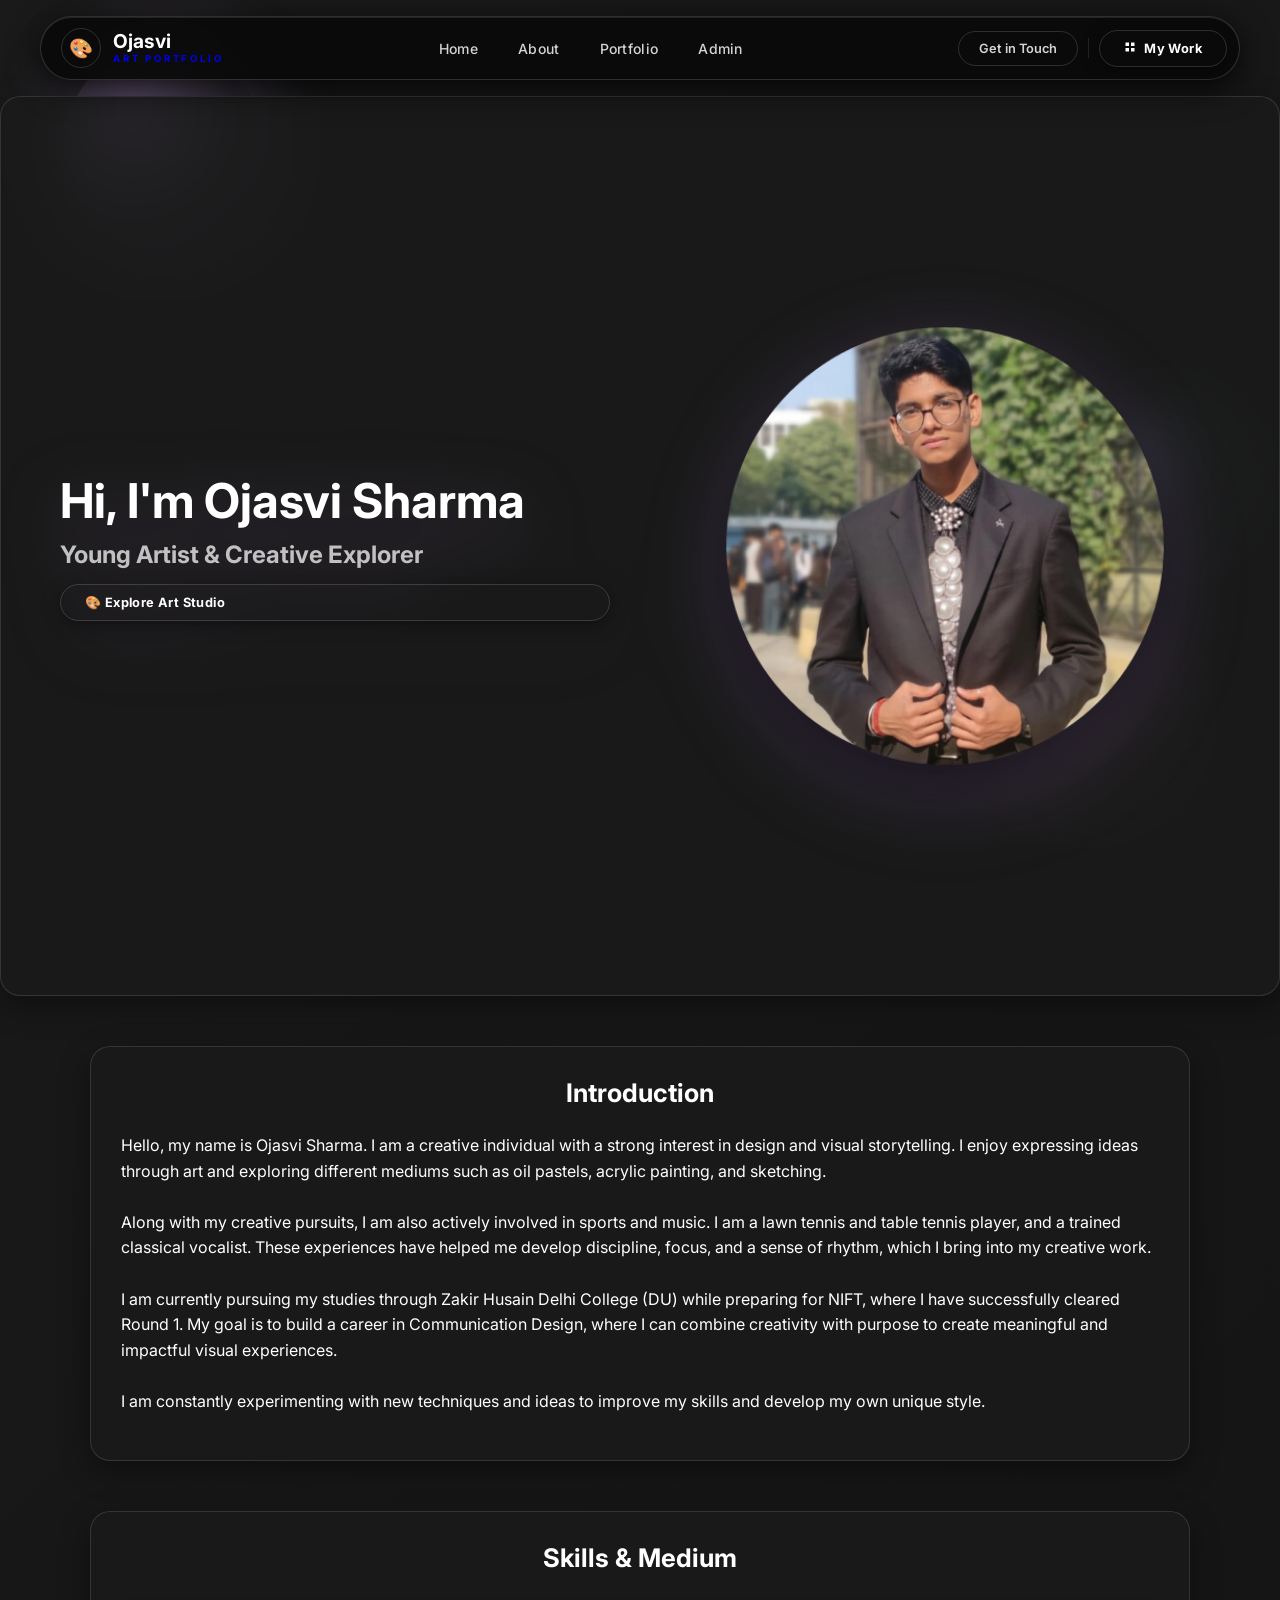
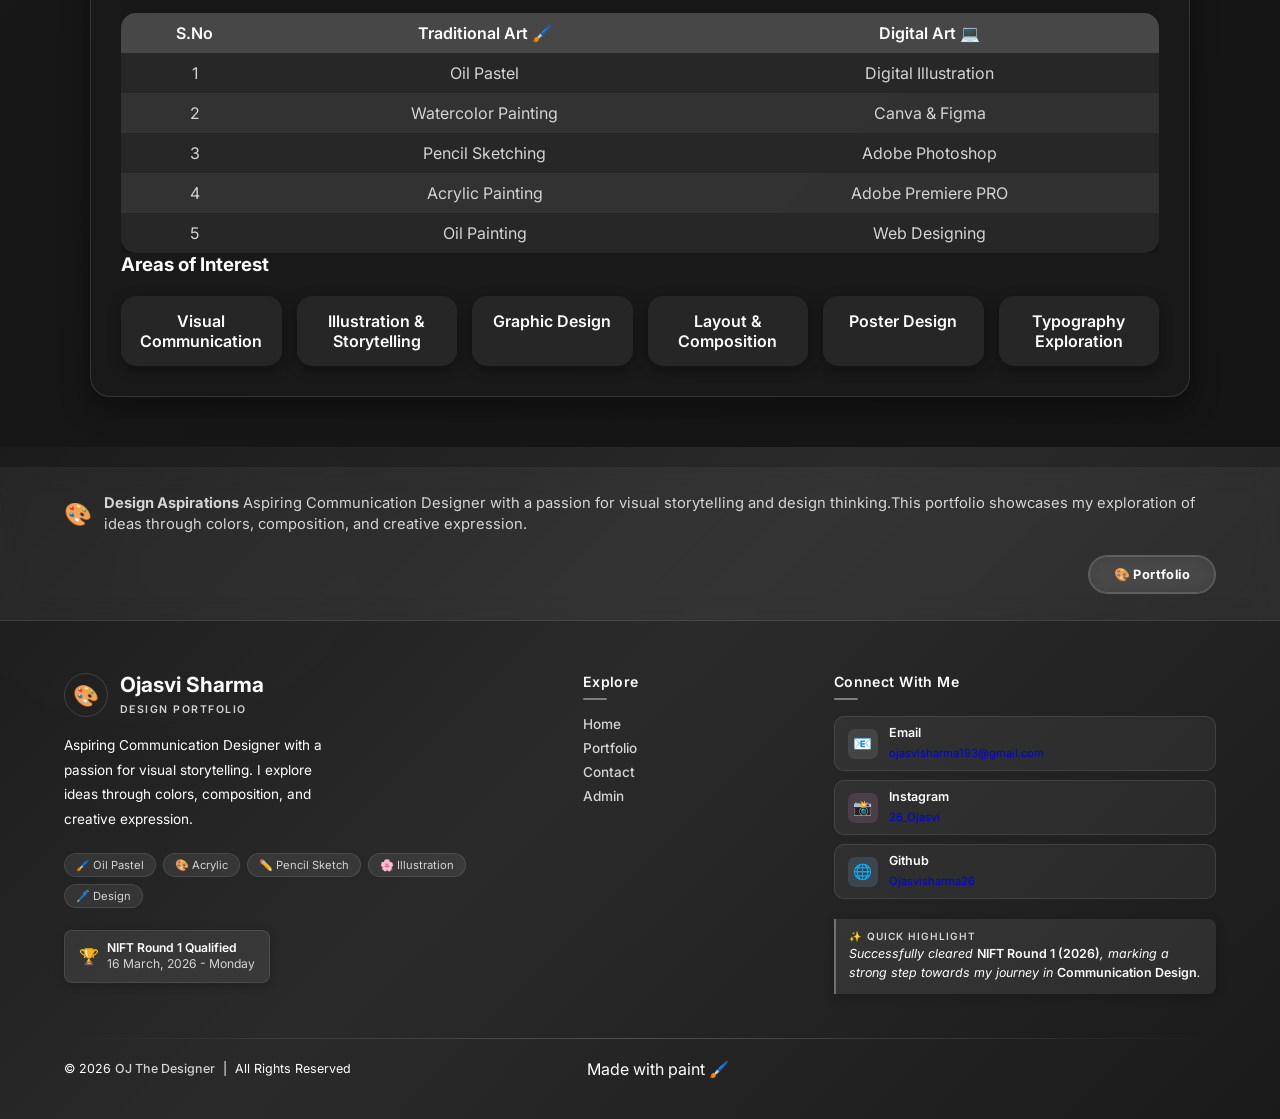
<file: index.html>
<!doctype html>
<html lang="en">
<head>
  <meta charset="UTF-8" />
  <meta name="viewport" content="width=device-width, initial-scale=1.0" />
  <title>OJ The Designer</title>

  <link rel="stylesheet" href="css/style.css" />
  <link rel="stylesheet" href="css/typographyAnimations.css" />
  <link rel="stylesheet" href="css/3d-effects.css" />

  <link href="https://fonts.googleapis.com/css2?family=Dancing+Script:wght@700&family=DM+Sans:wght@300;400;500&display=swap" rel="stylesheet" />
</head>

<body>

  <!-- Background -->
  <div class="floating-orb floating-orb-1"></div>
  <div class="floating-orb floating-orb-2"></div>
  <div class="floating-orb floating-orb-3"></div>

  <!-- Navbar -->
  <div id="navbar"></div>

  <!-- HERO -->
  <section class="hero">
    <div class="hero-content">

      <div class="hero-left">
        <h1>Hi, I'm Ojasvi Sharma</h1>
        <h2>Young Artist & Creative Explorer</h2>

        <div class="hero-buttons">
          <a href="pages/portfolio.html" class="btn-primary">
            🎨 Explore Art Studio
          </a>
        </div>
      </div>

      <div class="hero-right">
        <div class="parallax-image">
          <img src="assets/images/Ojasvi.jpg" alt="Ojasvi Art" />
        </div>
      </div>

    </div>
  </section>

  <!-- CONTENT -->
  <main class="container">

    <section class="journey">
      <h2 class="anim-heading">Introduction</h2>
      <p>
        Hello, my name is Ojasvi Sharma. I am a creative individual with a strong interest in design and visual storytelling. I enjoy expressing ideas through art and exploring different mediums such as oil pastels, acrylic painting, and sketching.<br><br>

        Along with my creative pursuits, I am also actively involved in sports and music. I am a lawn tennis and table tennis player, and a trained classical vocalist. These experiences have helped me develop discipline, focus, and a sense of rhythm, which I bring into my creative work.<br><br>

        I am currently pursuing my studies through Zakir Husain Delhi College (DU) while preparing for NIFT, where I have successfully cleared Round 1. My goal is to build a career in Communication Design, where I can combine creativity with purpose to create meaningful and impactful visual experiences.<br><br>

        I am constantly experimenting with new techniques and ideas to improve my skills and develop my own unique style.
      </p>
    </section>

    <section class="art-info black">
      <h2 class="anim-heading">Skills & Medium</h2>

      <div class="table-container">
        <table>
          <thead>
            <tr>
              <th>S.No</th>
              <th>Traditional Art 🖌️</th>
              <th>Digital Art 💻</th>
            </tr>
          </thead>
          <tbody>
            <tr><td>1</td><td>Oil Pastel</td><td>Digital Illustration</td></tr>
            <tr><td>2</td><td>Watercolor Painting</td><td>Canva & Figma</td></tr>
            <tr><td>3</td><td>Pencil Sketching</td><td>Adobe Photoshop</td></tr>
            <tr><td>4</td><td>Acrylic Painting</td><td>Adobe Premiere PRO</td></tr>
            <tr><td>5</td><td>Oil Painting</td><td>Web Designing</td></tr>
          </tbody>
        </table>
      </div>

      <h3 class="anim-subheading">Areas of Interest</h3>

      <div class="art-cards">
        <a>Visual Communication</a>
        <a>Illustration & Storytelling</a>
        <a>Graphic Design</a>
        <a>Layout & Composition</a>
        <a>Poster Design</a>
        <a>Typography Exploration</a>
      </div>

    </section>

  </main>

  <!-- Footer -->
  <div id="footer"></div>

  <!-- Cursor -->
  <div class="circle" id="customCursor"></div>

  <!-- 🔥 NAVBAR LOAD + FIX -->
  <script>
    fetch("components/navbar.html")
      .then(res => res.text())
      .then(data => {
        document.getElementById("navbar").innerHTML = data;

        window.syncThemeToggle?.();

        // ✅ MOBILE MENU FIX
        const menuBtn = document.querySelector(".menu-toggle");
        const navLinks = document.querySelector(".nav-links");

        if (menuBtn && navLinks) {
          menuBtn.addEventListener("click", () => {
            navLinks.classList.toggle("active");
          });
        }
      });
  </script>

  <!-- Footer Load -->
  <script>
    fetch("components/footer.html")
      .then(res => res.text())
      .then(data => {
        document.getElementById("footer").innerHTML = data;
      });
  </script>

  <!-- Scripts -->
  <script src="js/CustomCursor.js"></script>
  <script src="js/3d-parallax.js"></script>

</body>
</html>
</file>
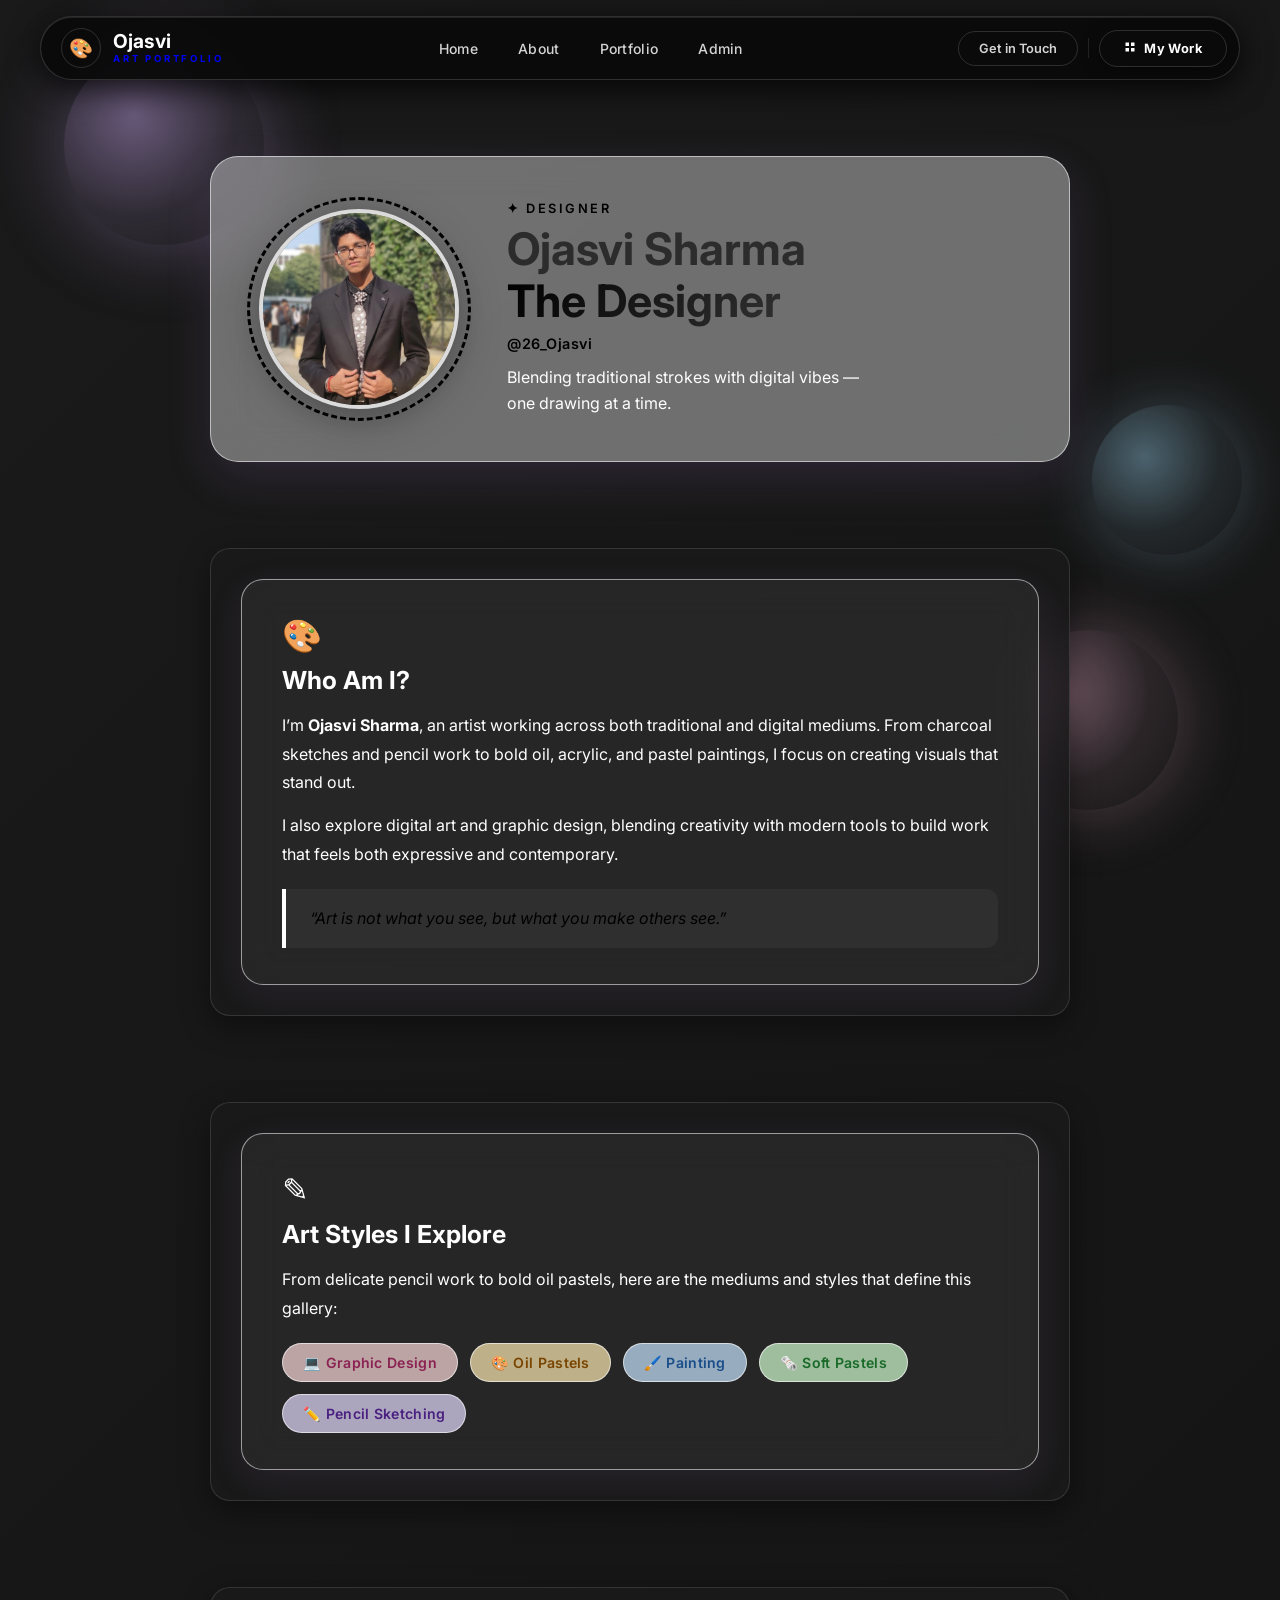
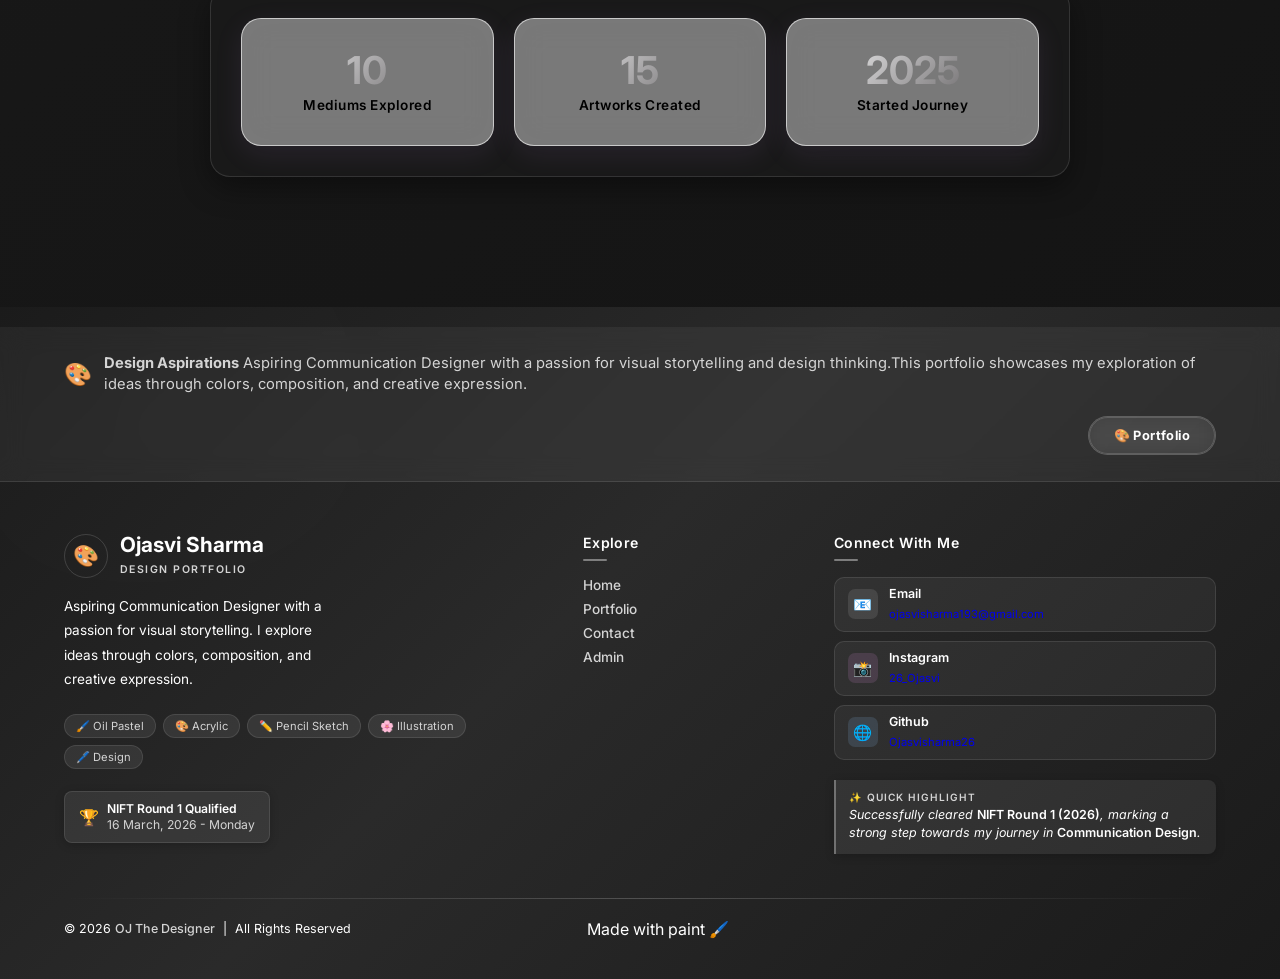
<file: pages/about.html>
﻿<!DOCTYPE html>
<html lang="en">
<head>
    <meta charset="UTF-8">
    <meta name="viewport" content="width=device-width, initial-scale=1.0">
    <title>About OJ The Designer</title>
    <link rel="stylesheet" href="../css/style.css">
    <link rel="stylesheet" href="../css/aboutStyle.css">
    <link rel="stylesheet" href="../css/typographyAnimations.css">
    <link rel="stylesheet" href="../css/3d-effects.css">
</head>
<body>
    <div class="floating-orb floating-orb-1"></div>
    <div class="floating-orb floating-orb-2"></div>
    <div class="floating-orb floating-orb-3"></div>

    <div id="navbar"></div>

    <main class="about-page">

        <!-- Hero / Profile -->
        <section class="about-hero anim-heading">
            <div class="hero-image-wrap">
                <img class="hero-portrait" src="../assets/images/Ojasvi.jpg" alt="Ojasvi The Designer">
                <div class="hero-image-ring"></div>
            </div>
            <div class="hero-text">
                <p class="hero-label">&#10022; Designer</p>
                <h1 class="hero-name">Ojasvi Sharma<br><span class="hero-name-accent">The Designer</span></h1>
                <p class="hero-handle">@26_Ojasvi</p>
                <p class="hero-tagline">
                    Blending traditional strokes with digital vibes &mdash;<br>
                    one drawing at a time.
                </p>
            </div>
        </section>

        <!-- Bio -->
        <section class="about-section anim-subheading">
            <div class="section-card">
                <span class="section-icon">&#127912;</span>
                <h2 class="section-title">Who Am I?</h2>
                <p class="section-body">
    I’m <strong>Ojasvi Sharma</strong>, an artist working across both traditional 
    and digital mediums. From charcoal sketches and pencil work to bold oil, 
    acrylic, and pastel paintings, I focus on creating visuals that stand out.
</p>

<p class="section-body">
    I also explore digital art and graphic design, blending creativity with 
    modern tools to build work that feels both expressive and contemporary.
</p>
                <blockquote class="about-quote">
                    &ldquo;Art is not what you see, but what you make others see.&rdquo;
                </blockquote>
            </div>
        </section>

        <!-- Art Styles -->
        <section class="about-section anim-text">
            <div class="section-card">
                <span class="section-icon">&#9998;&#65039;</span>
                <h2 class="section-title">Art Styles I Explore</h2>
                <p class="section-body">
                    From delicate pencil work to bold oil pastels, here are the mediums and styles
                    that define this gallery:
                </p>
                <div class="style-tags">
    <span class="style-tag tag-mandala">💻 Graphic Design</span>
    <span class="style-tag tag-oilpastel">🎨 Oil Pastels</span>
    <span class="style-tag tag-painting">🖌️ Painting</span>
    <span class="style-tag tag-pencilcolor">🗞️ Soft Pastels</span>
    <span class="style-tag tag-pencilshading">✏️ Pencil Sketching</span>
</div>
            </div>
        </section>

        <!-- Stats -->
<section class="about-section anim-text">
    <div class="stats-grid">
        <div class="stat-card">
            <span class="stat-number">10</span>
            <span class="stat-label">Mediums Explored</span>
        </div>
        <div class="stat-card">
            <span class="stat-number">15</span>
            <span class="stat-label">Artworks Created</span>
        </div>
        <div class="stat-card">
            <span class="stat-number">2025</span>
            <span class="stat-label">Started Journey</span>
        </div>
    </div>
</section>

    </main>

    <div class="circle" id="customCursor"></div>
    <div id="footer"></div>

    <script>
      fetch("../components/navbar.html")
        .then((res) => res.text())
        .then((data) => {
          document.getElementById("navbar").innerHTML = data;
          window.syncThemeToggle?.();
        });
    </script>

    <script>
      fetch("../components/footer.html")
        .then((res) => res.text())
        .then((data) => {
          document.getElementById("footer").innerHTML = data;
        });
    </script>

    <script src="../js/CustomCursor.js"></script>
    <script src="../js/3d-parallax.js"></script>
    <script>
</script>
</body>
</html>
</file>
<file: css/style.css>
/* =========================
   🔥 CLASSY BLACK + WHITE + GREY THEME (ORIGINAL STRUCTURE)
   ========================= */

/* Font Import - Modern & Classy */
@import url('https://fonts.googleapis.com/css2?family=Inter:wght@300;400;500;600;700;800&display=swap');

/* CSS VARIABLES — BLACK + WHITE + GREY ONLY */
:root {
  /* Core Colors - NO BLUE */
  --black: #0a0a0a;
  --dark-grey: #1a1a1a;
  --grey: #2a2a2a;
  --light-grey: #3a3a3a;
  --white: #ffffff;
  --pure-white: #f8f9fa;
  --off-white: #e8e8e8;
  
  /* Gradients */
  --body-grad-1: #0a0a0a;
  --body-grad-2: #1a1a1a;
  --body-grad-3: #111111;
  --body-grad-4: #1a1a1a;
  
  --nav-bg: rgba(10, 10, 10, 0.95);
  --nav-border: rgba(255, 255, 255, 0.15);
  --nav-shadow: rgba(0, 0, 0, 0.8);
  --nav-link: #d4d4d4;
  --nav-link-hover: #ffffff;
  --nav-link-active-bg: rgba(255, 255, 255, 0.1);
  
  /* Text */
  --text-primary: #ffffff;
  --text-secondary: #d4d4d4;
  --heading-color: #ffffff;
  
  /* Cards */
  --card-bg: rgba(255,255,255,0.06);
  --section-bg: rgba(26, 26, 26, 0.85);
  --section-border: rgba(255, 255, 255, 0.12);
  --section-shadow: rgba(0, 0, 0, 0.4);
  
  /* Table */
  --table-row-even: rgba(255,255,255,0.05);
}

/* =========================
   🔥 FONT + CURSOR UPDATE (ORIGINAL POSITION)
   ========================= */
@import url('https://fonts.googleapis.com/css2?family=Inter:wght@300;400;500;600;700;800&display=swap');

* {
  font-family: 'Inter', sans-serif !important;
}

body {
  cursor: default !important;
}

html {
  scroll-behavior: smooth;
}

body:active {
  cursor: default;
}

/* REMOVE old cursor */
.circle {
  display: none !important;
}

/* GLOBAL RESET (ORIGINAL POSITION) */
* {
  margin: 0;
  padding: 0;
  box-sizing: border-box;
  font-family: 'Inter', sans-serif;
}

body {
  overflow-x: hidden;
  min-height: 100vh;
  background: linear-gradient(-45deg,
    var(--body-grad-1),
    var(--body-grad-2),
    var(--body-grad-3),
        var(--body-grad-4));
  background-size: 400% 400%;
  animation: gradientBG 14s ease infinite;
  color: var(--text-primary);
  cursor: default;
}

@keyframes gradientBG {
  0%   { background-position: 0% 50%; }
  50%  { background-position: 100% 50%; }
  100% { background-position: 0% 50%; }
}

/* ============================
   NAVBAR — BLACK GLASSMORPHISM (ORIGINAL ORDER)
   ============================ */
.nav-sticky {
  position: sticky;
  top: 0;
  z-index: 900;
  padding: 16px 20px;
  background: transparent;
}

.nav-pill {
  max-width: 1200px;
  margin: 0 auto;
  height: 64px;
  display: flex;
  align-items: center;
  justify-content: space-between;
  gap: 12px;
  padding: 0 12px 0 20px;
  background: var(--nav-bg);
  backdrop-filter: saturate(180%) blur(22px);
  -webkit-backdrop-filter: saturate(180%) blur(22px);
  border-radius: 999px;
  border: 1px solid var(--nav-border);
  box-shadow:
    0 8px 32px var(--nav-shadow),
    inset 0 1px 0 rgba(255,255,255,0.1);
  animation: popIn 0.6s cubic-bezier(.22,1,.36,1) both;
}

@keyframes popIn {
  from { opacity: 0; transform: translateY(-16px) scale(0.97); }
  to   { opacity: 1; transform: translateY(0) scale(1); }
}

.nav-pill.scrolled {
  box-shadow:
    0 12px 40px var(--nav-shadow),
    inset 0 1px 0 rgba(255,255,255,0.2);
  background: rgba(10, 10, 10, 0.98);
}

/* Logo (ORIGINAL) */
.logo {
  display: flex;
  align-items: center;
  gap: 12px;
  text-decoration: none;
  flex-shrink: 0;
}

.logo-orb {
  width: 40px;
  height: 40px;
  border-radius: 50%;
  background: var(--card-gradient);
  display: grid;
  place-items: center;
  font-size: 1.2rem;
  border: 1px solid var(--nav-border);
  transition: all 0.3s;
  flex-shrink: 0;
}

.logo:hover .logo-orb {
  transform: rotate(-10deg) scale(1.1);
  background: rgba(255,255,255,0.15);
}

.logo-text {
  display: flex;
  flex-direction: column;
  gap: 2px;
}

.logo-name {
  font-size: 1.2rem;
  color: var(--text-primary);
  line-height: 1;
  font-weight: 700;
}

.logo-tag {
  font-size: 0.6rem;
  font-weight: 700;
  letter-spacing: 2.8px;
  text-transform: uppercase;
  color: var(--text-muted);
}

/* Nav Links (ORIGINAL) */
.nav-center a {
  position: relative;
  text-decoration: none;
  font-size: 0.875rem;
  font-weight: 500;
  color: var(--nav-link);
  padding: 8px 18px;
  border-radius: 999px;
  letter-spacing: 0.3px;
  transition: all 0.22s;
  white-space: nowrap;
}

.nav-center a:hover {
  color: var(--nav-link-hover);
  background: var(--nav-link-active-bg);
}

.nav-center a.active {
  color: var(--nav-link-hover);
  background: var(--nav-link-active-bg);
}

.nav-center a.active::after {
  content: '';
  position: absolute;
  bottom: 5px;
  left: 50%;
  transform: translateX(-50%);
  width: 4px;
  height: 4px;
  border-radius: 50%;
  background: var(--white);
}

/* Buttons (ORIGINAL ORDER) */
.nav-right {
  display: flex;
  align-items: center;
  gap: 10px;
  flex-shrink: 0;
}

.theme-toggle-btn {
  display: inline-flex;
  align-items: center;
  gap: 8px;
  border: 1px solid var(--nav-border);
  background: rgba(255,255,255,0.08);
  color: var(--nav-link);
  border-radius: 999px;
  padding: 8px 14px;
  font-size: 0.78rem;
  font-weight: 600;
  cursor: pointer;
  transition: all 0.22s;
}

.theme-toggle-btn:hover {
  border-color: rgba(255,255,255,0.3);
  background: rgba(255,255,255,0.15);
  color: var(--nav-link-hover);
  transform: translateY(-1px);
}

.btn-ghost {
  text-decoration: none;
  font-size: 0.8rem;
  font-weight: 600;
  color: var(--nav-link);
  padding: 9px 20px;
  border-radius: 999px;
  border: 1px solid var(--nav-border);
  transition: all 0.22s;
  white-space: nowrap;
}

.btn-ghost:hover {
  color: var(--nav-link-hover);
  border-color: rgba(255,255,255,0.3);
  background: rgba(255,255,255,0.1);
  transform: translateY(-1px);
}

.btn-primary {
  display: flex;
  align-items: center;
  gap: 8px;
  text-decoration: none;
  font-size: 0.8rem;
  font-weight: 700;
  letter-spacing: 0.4px;
  color: var(--text-primary);
  background: var(--glass-gradient);
  padding: 10px 24px;
  border-radius: 999px;
  white-space: nowrap;
  border: 1px solid var(--nav-border);
  box-shadow: 0 4px 18px rgba(0, 0, 0, 0.4);
  transition: all 0.22s;
}

.btn-primary:hover {
  transform: translateY(-2px);
  box-shadow: 0 8px 30px rgba(0, 0, 0, 0.6);
  background: rgba(255,255,255,0.15);
}

.sep {
  width: 1px;
  height: 20px;
  background: rgba(255, 255, 255, 0.1);
  flex-shrink: 0;
}

/* Hamburger (ORIGINAL) */
.hamburger {
  display: none;
  flex-direction: column;
  gap: 5px;
  background: transparent;
  border: none;
  cursor: pointer;
  padding: 6px;
  margin-right: 4px;
  flex-shrink: 0;
}

.hamburger span {
  display: block;
  height: 2px;
  background: var(--nav-link);
  border-radius: 4px;
  transition: 0.32s ease;
}

/* Mobile Dropdown (ORIGINAL) */
.mobile-drop {
  display: none;
  max-width: 1200px;
  margin: 12px auto 0;
  background: var(--nav-bg);
  backdrop-filter: blur(28px);
  border-radius: 24px;
  border: 1px solid var(--nav-border);
  overflow: hidden;
  box-shadow: 0 16px 40px rgba(0, 0, 0, 0.5);
}

.mobile-drop.open { display: block; }

.mobile-drop a {
  display: flex;
  align-items: center;
    gap: 12px;
  text-decoration: none;
  font-size: 0.9rem;
  font-weight: 500;
  color: var(--nav-link);
  padding: 16px 24px;
  border-bottom: 1px solid rgba(255,255,255,0.05);
  transition: all 0.2s;
}

.mobile-drop a:hover {
  color: var(--nav-link-hover);
  background: var(--nav-link-active-bg);
}

.mobile-theme-toggle {
  width: calc(100% - 36px);
  margin: 16px 18px 8px;
  border: 1px solid var(--nav-border);
  background: rgba(255,255,255,0.08);
  color: var(--nav-link);
  border-radius: 999px;
  padding: 11px 14px;
  font-size: 0.88rem;
  font-weight: 600;
  display: flex;
  align-items: center;
  justify-content: center;
  gap: 8px;
  cursor: pointer;
}

/* ============================
   SECTIONS (ORIGINAL ORDER)
   ============================ */
.container {
  width: 90%;
  max-width: 1100px;
  margin: 0 auto 40px;
}

section {
  margin-bottom: 50px;
  padding: 30px;
  border-radius: 20px;
  background: var(--section-bg);
  backdrop-filter: blur(15px);
  box-shadow: 0 10px 30px var(--section-shadow);
  border: 1px solid var(--section-border);
}

.section-title {
  color: var(--text-primary);
}

.section-card {
  background: var(--card-bg);
}

h2, h3 { 
  margin-bottom: 15px; 
  color: var(--heading-color); 
}

ul li { 
  margin: 8px 0; 
  font-weight: 500; 
  color: var(--text-secondary);
}

ul {
  list-style: none;
  padding-left: 0;
}

li::marker {
  content: '';
}

table {
  width: 100%;
  border-collapse: collapse;
  margin-top: 15px;
  overflow: hidden;
  border-radius: 15px;
  min-width: 600px;
  background: var(--card-bg);
  box-shadow: 0 10px 30px rgba(0,0,0,0.3);
}

table th {
  background: rgba(255,255,255,0.15);
  color: var(--text-primary);
  padding: 10px;
  font-weight: 600;
}

table td { 
  padding: 10px; 
  text-align: center; 
  color: var(--text-secondary);
}

table tr:nth-child(even) { 
  background: var(--table-row-even); 
}

.table-container {
  width: 100%;
  overflow-x: auto;
  -webkit-overflow-scrolling: touch;
}

/* Art Cards (ORIGINAL) */
.art-cards {
  display: flex;
  flex-wrap: wrap;
  gap: 15px;
  margin-top: 20px;
}

.art-cards a {
  flex: 1 1 150px;
  text-align: center;
  padding: 15px;
  border-radius: 15px;
  text-decoration: none;
  font-weight: 600;
  color: var(--text-primary);
  background: var(--card-bg);
  transition: all 0.4s;
  border: 1px solid var(--card-border);
  box-shadow: 0 4px 14px rgba(0,0,0,0.3);
}

.art-cards a:hover {
  transform: scale(1.08);
  box-shadow: 0 10px 24px rgba(0,0,0,0.5);
}

/* Gallery (ORIGINAL) */
.gallery-grid {
  width: 90%;
  margin: 40px auto;
  display: grid;
  grid-template-columns: repeat(3, 1fr);
  gap: 20px;
}

.gallery-item {
  padding: 5px;
  background: var(--card-bg);
  border-radius: 5px;
  border: 1px solid var(--card-border);
}

.gallery-item img {
  width: 100%;
  height: auto;
  object-fit: contain;
  display: block;
}

.gallery-item:hover { 
  transform: translateY(-10px); 
}

.gallery-item:hover img { 
  transform: scale(1.1); 
}

/* Responsive Gallery (ORIGINAL) */
@media (max-width: 900px) {
  .gallery-grid {
    grid-template-columns: repeat(2, 1fr);
  }
}

@media (max-width: 500px) {
  .gallery-grid {
    grid-template-columns: 1fr;
  }
}

/* Journey (ORIGINAL) */
.journey p { 
  margin-bottom: 15px; 
  line-height: 1.6; 
}

.journey a { 
  color: var(--text-secondary); 
  font-weight: 600; 
}

/* Video Grid (ORIGINAL) */
.video-grid {
  display: grid;
  grid-template-columns: repeat(auto-fit, minmax(250px, 1fr));
  gap: 20px;
  margin-top: 20px;
}

.video-grid iframe { 
  width: 100%; 
  height: 250px; 
  border-radius: 15px; 
}

.video-card img { 
  width: 100%; 
  border-radius: 12px; 
  transition: 0.3s ease; 
}

.video-card img:hover { 
  transform: scale(1.05); 
}

.video-card p { 
  margin-top: 8px; 
  font-size: 14px; 
  color: var(--text-muted); 
}

/* HERO SECTION (ORIGINAL ORDER) */
.hero {
  display: flex;
  align-items: center;
  justify-content: center;
  min-height: 100vh;
}

.hero-content {
  display: flex;
  align-items: center;
  justify-content: space-between;
  max-width: 1200px;
  width: 100%;
  gap: 60px;
  padding: 0 20px;
}

.hero-left {
  flex: 1;
}

.hero-left h1 {
  font-size: 3rem;
  margin-bottom: 10px;
  color: var(--text-primary);
}

.hero-left h2 {
  font-size: 1.5rem;
  opacity: 0.9;
  color: var(--text-secondary);
}

.hero-right {
  flex: 1;
  display: flex;
  justify-content: center;
}

.parallax-image {
  width: 420px;
  height: 420px;
  border-radius: 50%;
  overflow: hidden;
  transition: transform 0.1s ease;
  box-shadow: 0 20px 40px rgba(0, 0, 0, 0.5);
  border: 1px solid var(--card-border);
}

.parallax-image img {
  width: 100%;
  height: 100%;
  object-fit: cover;
}

/* Hero Responsive (ORIGINAL) */
@media (max-width: 768px) {
  .hero-content {
    flex-direction: column;
    text-align: center;
  }
  .hero-right {
    margin-top: 20px;
  }
  .parallax-image {
    width: 180px;
    height: 180px;
  }
}

/* Watch Now Status (ORIGINAL) */
.watch-now-header {
  display: flex;
  align-items: center;
  justify-content: center;
  gap: 12px;
  flex-wrap: wrap;
  margin-bottom: 25px;
}

#watchNowStatus {
  display: inline-flex;
  align-items: center;
    gap: 6px;
  font-size: 12px;
  font-weight: 600;
  letter-spacing: 0.5px;
  padding: 4px 12px;
  border-radius: 999px;
  background: rgba(255,255,255,0.1);
  border: 1px solid rgba(255,255,255,0.2);
  color: var(--text-primary);
  backdrop-filter: blur(8px);
  transition: all 0.3s ease;
}

.status-dot {
  width: 7px;
  height: 7px;
  border-radius: 50%;
  display: inline-block;
  flex-shrink: 0;
  background: rgba(255,255,255,0.7);
}

@keyframes statusPulse {
  0%   { box-shadow: 0 0 0 0 rgba(255,255,255,0.4); }
  70%  { box-shadow: 0 0 0 6px rgba(255,255,255,0); }
  100% { box-shadow: 0 0 0 0 rgba(255,255,255,0); }
}

/* Skeleton Loading (ORIGINAL) */
@keyframes shimmer {
  0%   { background-position: -600px 0; }
  100% { background-position: 600px 0; }
}

.skeleton-media {
  width: 100%;
  height: 200px;
  border-radius: 12px;
  background: linear-gradient(90deg,
    rgba(255,255,255,0.08) 0%,
    rgba(255,255,255,0.04) 50%,
    rgba(255,255,255,0.08) 100%);
  background-size: 600px 100%;
  animation: shimmer 1.6s linear infinite;
}

.skeleton-line {
  height: 12px;
  border-radius: 6px;
  margin-top: 10px;
  background: linear-gradient(90deg,
    rgba(255,255,255,0.06) 0%,
    rgba(255,255,255,0.03) 50%,
    rgba(255,255,255,0.06) 100%);
  background-size: 600px 100%;
  animation: shimmer 1.6s linear infinite;
}

/* ==================================
   FOOTER — BLACK + GREY (ORIGINAL ORDER)
   ================================== */
.site-footer {
  background: linear-gradient(135deg,
    var(--dark-grey) 0%,
    var(--grey) 45%,
    var(--dark-grey) 100%);
  position: relative;
  overflow: hidden;
  font-family: 'Inter', sans-serif;
  padding: 20px 0;
}

/* Blobs (kept but grey) */
.site-footer .blob {
  position: absolute;
  border-radius: 60% 40% 70% 30% / 50% 60% 40% 70%;
  pointer-events: none;
  opacity: 0.1;
  filter: blur(48px);
}

.site-footer .blob-1 {
  width: 480px;
  height: 400px;
  background: radial-gradient(circle, rgba(255,255,255,0.1), rgba(100,100,100,0.05));
  top: -100px;
  left: -80px;
  animation: blob-drift 18s ease-in-out infinite alternate;
}

.site-footer .blob-2 {
  width: 320px;
  height: 300px;
  background: radial-gradient(circle, rgba(150,150,150,0.08), rgba(80,80,80,0.04));
  bottom: -60px;
  right: 5%;
  animation: blob-drift 22s ease-in-out infinite alternate-reverse;
}

@keyframes blob-drift {
  from { transform: translate(0,0) rotate(0deg); }
  to   { transform: translate(16px, 10px) rotate(6deg); }
}

/* Newsletter (ORIGINAL) */
.footer-nl {
  border-bottom: 1px solid rgba(255,255,255,0.1);
  padding: 26px 64px;
  display: flex;
  align-items: center;
  justify-content: space-between;
  gap: 20px;
  flex-wrap: wrap;
  position: relative;
  z-index: 2;
  background: rgba(255, 255, 255, 0.05);
  backdrop-filter: blur(12px);
}

.footer-nl-left { 
  display: flex; 
  align-items: center; 
  gap: 12px; 
}

.footer-nl-icon { 
  font-size: 1.4rem; 
  line-height: 1; 
  color: var(--text-secondary); 
}

.footer-nl-label { 
  color: var(--text-secondary); 
  font-size: 0.92rem; 
  line-height: 1.45; 
}

.footer-nl-form {
  margin-left: auto;
  display: flex;
  border: 1px solid rgba(255,255,255,0.15);
  border-radius: 40px;
  overflow: hidden;
  background: rgba(255, 255, 255, 0.08);
  backdrop-filter: blur(10px);
  transition: all 0.3s;
}

.footer-nl-form input {
  background: transparent;
  border: none;
  outline: none;
  padding: 10px 20px;
  color: var(--text-primary);
  font-family: 'Inter', sans-serif;
  font-size: 0.85rem;
  width: 210px;
}

.footer-nl-form button {
  background: rgba(255,255,255,0.15);
  border: none;
  padding: 10px 22px;
  color: var(--text-primary);
  font-family: 'Inter', sans-serif;
  font-weight: 600;
  font-size: 0.78rem;
  cursor: pointer;
  white-space: nowrap;
  transition: all 0.3s;
}

.footer-nl-form button:hover {
  background: rgba(255,255,255,0.25);
  transform: translateY(-2px);
}

/* Footer Grid (ORIGINAL) */
.footer-grid {
  padding: 52px 64px 44px;
  display:   grid;
  grid-template-columns: 1.2fr 0.5fr 1fr;
  gap: 60px;
  position: relative;
  z-index: 2;
}

/* Brand (ORIGINAL) */
.footer-brand-link {
  display: flex;
  align-items: center;
  gap: 12px;
  text-decoration: none;
  margin-bottom: 16px;
}

.footer-palette {
  width: 44px;
  height: 44px;
  background: var(--card-gradient);
  border-radius: 50%;
  display: flex;
  align-items: center;
  justify-content: center;
  font-size: 1.3rem;
  border: 1px solid var(--nav-border);
  transition: all 0.4s;
  flex-shrink: 0;
}

.footer-brand-link:hover .footer-palette {
  transform: rotate(360deg) scale(1.15);
}

.footer-wordmark-name {
  font-size: 1.3rem;
  color: var(--text-primary);
  display: block;
  line-height: 1.1;
  font-weight: 700;
}

.footer-wordmark-tag {
  font-size: 0.66rem;
  color: var(--text-secondary);
  letter-spacing: 0.14em;
  text-transform: uppercase;
  font-weight: 600;
}

.footer-brand-desc {
  color: var(--text-muted);
  font-size: 0.85rem;
  line-height: 1.8;
  max-width: 260px;
  margin-bottom: 22px;
}

/* Footer Pills (ORIGINAL) */
.footer-pills {
  display: flex;
  flex-wrap: wrap;
  gap: 7px;
  margin-bottom: 22px;
}

.footer-pill {
  background: rgba(255,255,255,0.08);
  border: 1px solid rgba(255,255,255,0.1);
  border-radius: 20px;
  padding: 4px 11px;
  font-size: 0.7rem;
  color: var(--text-secondary);
  transition: all 0.3s;
  cursor: default;
}

.footer-pill:hover {
  background: rgba(255,255,255,0.15);
  border-color: rgba(255,255,255,0.3);
  color: var(--text-primary);
  transform: translateY(-2px);
}

/* Footer Nav (ORIGINAL) */
.footer-nav-col h4 {
  font-size: 0.88rem;
  color: var(--text-primary);
  margin-bottom: 16px;
  padding-bottom: 10px;
  position: relative;
  font-weight: 600;
  letter-spacing: 0.03em;
}

.footer-nav-col h4::after {
  content: '';
  position: absolute;
  bottom: 0;
  left: 0;
  width: 24px;
  height: 2px;
  background: rgba(255,255,255,0.4);
  border-radius: 2px;
}

.footer-nav-col ul li a {
  color: var(--text-muted);
  text-decoration: none;
  font-size: 0.85rem;
  display: flex;
  align-items: center;
  gap: 7px;
  transition: all 0.3s;
}

.footer-nav-col ul li a:hover {
  color: var(--text-primary);
  transform: translateX(4px);
}

/* Social (ORIGINAL) */
.footer-social-list {
  display: flex;
  flex-direction: column;
  gap: 9px;
  margin-bottom: 20px;
}

.footer-social-link {
  display: flex;
  align-items: center;
  gap: 11px;
  text-decoration: none;
  padding: 9px 13px;
  border: 1px solid rgba(255,255,255,0.1);
  border-radius: 10px;
  background: rgba(255, 255, 255, 0.05);
  transition: all 0.3s;
}

.footer-social-link:hover {
  border-color: rgba(255,255,255,0.3);
  background: rgba(255,255,255,0.1);
  transform: translateX(6px);
}

.footer-social-icon {
  width: 30px;
  height: 30px;
  border-radius: 7px;
  display: flex;
  align-items: center;
  justify-content: center;
  font-size: 0.95rem;
  flex-shrink: 0;
  background: rgba(255,255,255,0.1);
}

.si-yt  { background: rgba(200,80,80,0.2); color: #ff6b6b; }
.si-ig  { background: rgba(180,120,180,0.2); color: #e091e0; }
.si-web { background: rgba(120,160,200,0.2); color: #91c4f2; }

/* Divider (ORIGINAL) */
.footer-divider {
  margin: 0 64px;
  height: 1px;
  background: linear-gradient(90deg,
    transparent,
    rgba(255,255,255,0.1),
    rgba(255,255,255,0.2),
    rgba(255,255,255,0.1),
    transparent);
}

.footer-bottom {
  padding: 20px 64px;
  display: flex;
  justify-content: space-between;
  align-items: center;
  flex-wrap: wrap;
  gap: 14px;
}

.footer-copy { 
  color: var(--text-muted); 
  font-size: 0.78rem; 
}

.footer-copy a { 
  color: var(--text-secondary); 
  text-decoration: none; 
  transition: all 0.3s; 
  font-weight: 500; 
}

.footer-copy a:hover { 
  color: var(--text-primary); 
}

.footer-legal { 
  display: flex; 
  gap: 18px; 
}

.footer-legal a {
  color: var(--text-muted);
  font-size: 0.73rem;
  text-decoration: none;
  letter-spacing: 0.04em;
  text-transform: uppercase;
  transition: all 0.3s;
}

/* RESPONSIVE (ORIGINAL ORDER) */
@media (max-width: 960px) {
  .footer-grid { 
    grid-template-columns: 1fr 1fr; 
    padding: 44px 36px 36px; 
  }
}

@media (max-width: 768px) {
  .nav-center, .nav-right { display: none; }
  .hamburger { display: flex; }
  .nav-sticky { padding: 12px 16px; }
  .nav-pill { height: 56px; max-width: 100%; }
  section { padding: 20px; }
}

@media (max-width: 600px) {
  .table-container {
    width: 0 auto;
    margin: 0 auto;
  }
  section {
    padding: 15px;
  }
  table {
    min-width: unset;
    width: 100%;
  }
  table thead { display: none; }
  table, table tbody, table tr, table td { display: block; width: 100%; }
  table tr { 
    margin-bottom: 15px; 
    background: rgba(255,255,255,0.08); 
    border-radius: 12px; 
    padding: 10px; 
  }
  table td::before {
    content: attr(data-label);
    font-weight: 600;
    display: block;
    margin-bottom: 4px;
    color: var(--text-secondary);
  }
}

@media (max-width: 560px) {
  .footer-grid {
    grid-template-columns: 1fr;
    padding: 36px 20px 28px;
  }
  .footer-nl, .footer-bottom { padding: 20px; }
}

/* ART STUDIO PAGE (ORIGINAL ORDER) */
header {
  text-align: center;
  padding: 30px 20px 10px;
}

header h1 {
  font-size: 2.2rem;
  color: var(--text-primary);
}

.container h2 {
  text-align: center;
  font-size: 1.6rem;
  margin-bottom: 25px;
  color: var(--heading-color);
}

.video-grid {
  display: grid;
  grid-template-columns: repeat(auto-fit, minmax(260px, 1fr));
  gap: 25px;
  margin-top: 20px;
}

.video-card {
  background: var(--card-bg);
  padding: 12px;
  border-radius: 16px;
  backdrop-filter: blur(10px);
  box-shadow: 0 6px 20px rgba(0,0,0,0.3);
  border: 1px solid var(--card-border);
  transition: all 0.3s ease;
}

.video-card:hover {
  transform: translateY(-5px);
  box-shadow: 0 10px 30px rgba(0,0,0,0.5);
}

.video-card iframe {
  width: 100%;
  height: 200px;
  border-radius: 12px;
}

.youtube-link a {
  text-decoration: none;
  font-weight: 600;
  color: var(--text-secondary);
  padding: 10px 18px;
  border-radius: 20px;
  background: rgba(255,255,255,0.1);
  border: 1px solid var(--card-border);
  transition: all 0.25s ease;
}

.youtube-link a:hover {
  background: rgba(255,255,255,0.2);
  color: var(--text-primary);
}

/* Admin (ORIGINAL END) */
.admin-heading {
  text-align: center;
  margin-top: 30px;
  color: var(--text-primary);
}

.admin-box {
  width: 90%;
  max-width: 1200px;
}

.admin-page .image-grid {
  display: grid;
  grid-template-columns: repeat(4, 1fr);
  gap: 15px;
}

.admin-page .image-item img {
  aspect-ratio: 1 / 1;
  object-fit: cover;
  border-radius: 10px;
}

.admin-page .gallery-grid {
  display: grid;
  grid-template-columns: repeat(6, 1fr);
  gap: 12px;
  margin-top: 15px;
}

.delete-btn {
  position: absolute;
  top: 8px;
  right: 8px;
  background: rgba(200, 50, 50, 0.9);
  color: white;
  font-size: 12px;
  padding: 5px 8px;
  border-radius: 6px;
  border: none;
  cursor: pointer;
  z-index: 2;
  transition: 0.2s;
}

.delete-btn:hover {
  background: rgba(220, 50, 50, 1);
  transform: scale(1.1);
}

/* Custom Scrollbar */
::-webkit-scrollbar {
  width: 8px;
}

::-webkit-scrollbar-track {
  background: rgba(0, 0, 0, 0.3);
}

::-webkit-scrollbar-thumb {
  background: #2a2a2a;   /* dark grey */
  border-radius: 4px;
}

::-webkit-scrollbar-thumb:hover {
  background: #3a3a3a;   /* thoda lighter on hover */
}

/* Focus Visible */
*:focus-visible {
  outline: 2px solid rgba(255,255,255,0.6);
  outline-offset: 2px;
}

/* Footer mein MISSING blocks add kiye - COMPLETE ORIGINAL STRUCTURE */

.footer-milestone {
  display: inline-flex;
  align-items: center;
  gap: 8px;
  background: rgba(255, 255, 255, 0.08);
  border: 1px solid rgba(255, 255, 255, 0.1);
  border-radius: 8px;
  padding: 9px 14px;
  box-shadow: 0 2px 10px rgba(0, 0, 0, 0.2);
}

.footer-milestone-text { 
  font-size: 0.76rem; 
  color: var(--text-secondary); 
  line-height: 1.35; 
}

.footer-milestone-text strong { 
  display: block; 
  font-weight: 600; 
  color: var(--text-primary); 
}

/* Fun Fact Block (MISSING - NOW ADDED) */
.footer-funfact {
  background: rgba(255, 255, 255, 0.08);
  border-left: 2px solid rgba(255,255,255,0.3);
  padding: 11px 13px;
  border-radius: 0 8px 8px 0;
  box-shadow: 0 2px 10px rgba(0, 0, 0, 0.2);
}

.footer-funfact-label {
  font-size: 0.63rem;
  color: var(--text-secondary);
  letter-spacing: 0.1em;
  text-transform: uppercase;
  margin-bottom: 3px;
  font-weight: 600;
}

.footer-funfact-text {
  font-size: 0.78rem;
  color: var(--text-muted);
  line-height: 1.5;
  font-style: italic;
}

.footer-funfact-text span {
  color: var(--text-primary);
  font-style: normal;
  font-weight: 600;
}

/* Connect Column h4 (MISSING - NOW ADDED) */
.footer-connect-col h4 {
  font-size: 0.88rem;
  color: var(--text-primary);
  margin-bottom: 16px;
  padding-bottom: 10px;
  position: relative;
  font-weight: 600;
  letter-spacing: 0.03em;
}

.footer-connect-col h4::after {
  content: '';
  position: absolute;
  bottom: 0;
  left: 0;
  width: 24px;
  height: 2px;
  background: rgba(255,255,255,0.4);
  border-radius: 2px;
}

.footer-social-name  { 
  font-size: 0.78rem; 
  color: var(--text-primary); 
  font-weight: 600; 
  display: block; 
  line-height: 1.2; 
}

.footer-social-handle { 
  font-size: 0.7rem; 
  color: var(--text-muted); 
}

/* Footer Heart Animation (ORIGINAL) */
.footer-heart {
  color: rgba(255,150,150,0.8);
  display: inline-block;
  animation: heartbeat 1.4s ease-in-out infinite;
}

@keyframes heartbeat {
  0%, 100% { transform: scale(1); }
  14%       { transform: scale(1.28); }
  28%       { transform: scale(1); }
  42%       { transform: scale(1.15); }
}

/* Footer Legal Hover (COMPLETE) */
.footer-legal a::after {
  content: '';
  position: absolute;
  bottom: -2px;
  left: 0;
  right: 0;
  height: 1px;
  background: rgba(255,255,255,0.5);
  transform: scaleX(0);
  transition: transform 0.3s;
}

.footer-legal a:hover { 
  color: var(--text-primary); 
}

.footer-legal a:hover::after { 
  transform: scaleX(1); 
}

/* Mobile Footer Responsive (COMPLETE) */
@media (max-width: 560px) {
  .footer-nl-form input {
    flex: 1;
    width: auto;
  }
  .footer-legal {
    flex-wrap: wrap;
    gap: 12px;
  }
}

/* Hide scrollbar but keep scroll working */
.table-container {
  overflow-x: auto;
  -webkit-overflow-scrolling: touch;

  scrollbar-width: none; /* Firefox */
}

.table-container::-webkit-scrollbar {
  display: none; /* Chrome, Safari */
}
</file>
<file: css/typographyAnimations.css>
/* ==========================================
   TYPOGRAPHY ANIMATIONS - Cinematic Motion
   ========================================== */

/* FADE-IN & SLIDE-UP ANIMATIONS */
@keyframes fadeInSlideUp {
  from {
    opacity: 0;
    transform: translateY(20px);
  }
  to {
    opacity: 1;
    transform: translateY(0);
  }
}

/* FADE-IN ANIMATION */
@keyframes fadeIn {
  from {
    opacity: 0;
  }
  to {
    opacity: 1;
  }
}

/* SLIDE-UP ANIMATION */
@keyframes slideUp {
  from {
    transform: translateY(30px);
    opacity: 0;
  }
  to {
    transform: translateY(0);
    opacity: 1;
  }
}

/* SCALE-IN ANIMATION */
@keyframes scaleIn {
  from {
    opacity: 0;
    transform: scale(0.95);
  }
  to {
    opacity: 1;
    transform: scale(1);
  }
}

/* LETTER SPACING PULSE ON HOVER */
@keyframes letterSpacingPulse {
  from {
    letter-spacing: normal;
  }
  to {
    letter-spacing: 2px;
  }
}

/* UNDERLINE REVEAL FROM LEFT */
@keyframes underlineReveal {
  from {
    width: 0;
  }
  to {
    width: 100%;
  }
}

/* ========================================
   REUSABLE ANIMATION CLASSES
   ======================================== */

/* Primary heading animation - fade in with slide up */
.anim-heading {
  animation: fadeInSlideUp 0.8s cubic-bezier(0.22, 1, 0.36, 1) both;
}

/* Subheading animation - slightly faster */
.anim-subheading {
  animation: fadeInSlideUp 0.7s cubic-bezier(0.22, 1, 0.36, 1) both;
}

/* Body text animation - subtle fade */
.anim-text {
  animation: fadeIn 0.8s ease-out both;
}

/* Container for staggered children */
.anim-stagger-container {
  --stagger-delay: 0.1s;
}

/* Staggered child animation */
.anim-stagger-container > * {
  animation: fadeInSlideUp 0.7s cubic-bezier(0.22, 1, 0.36, 1) both;
}

.anim-stagger-container > :nth-child(1) { animation-delay: var(--stagger-delay) * 1; }
.anim-stagger-container > :nth-child(2) { animation-delay: var(--stagger-delay) * 2; }
.anim-stagger-container > :nth-child(3) { animation-delay: var(--stagger-delay) * 3; }
.anim-stagger-container > :nth-child(4) { animation-delay: var(--stagger-delay) * 4; }
.anim-stagger-container > :nth-child(5) { animation-delay: var(--stagger-delay) * 5; }
.anim-stagger-container > :nth-child(6) { animation-delay: var(--stagger-delay) * 6; }

/* Image animation - scale in */
.anim-image {
  animation: scaleIn 0.8s cubic-bezier(0.22, 1, 0.36, 1) both;
}

/* Button animation - scale in with slight delay */
.anim-button {
  animation: scaleIn 0.6s cubic-bezier(0.22, 1, 0.36, 1) 0.3s both;
}

/* ========================================
   HOVER INTERACTIVE EFFECTS
   ======================================== */

/* Heading hover effect - letter spacing pulse */
.anim-heading:hover,
.anim-subheading:hover {
  animation: letterSpacingPulse 0.4s ease-out forwards;
}

/* ========================================
   ACCESSIBILITY - RESPECT USER PREFERENCES
   ======================================== */

@media (prefers-reduced-motion: reduce) {
  *,
  *::before,
  *::after {
    animation-duration: 0.01ms !important;
    animation-iteration-count: 1 !important;
    transition-duration: 0.01ms !important;
  }
}

/* ========================================
   MOBILE RESPONSIVENESS
   ======================================== */

@media (max-width: 768px) {
  .anim-heading,
  .anim-subheading,
  .anim-text {
    animation-duration: 0.6s;
  }

  .anim-stagger-container {
    --stagger-delay: 0.08s;
  }

  .anim-button {
    animation-duration: 0.5s;
    animation-delay: 0.2s;
  }
}

@media (max-width: 480px) {
  .anim-heading,
  .anim-subheading {
    animation-duration: 0.5s;
  }

  .anim-stagger-container {
    --stagger-delay: 0.06s;
  }
}
</file>
<file: css/3d-effects.css>
/* =====================================
   3D VISUAL EFFECTS — ENHANCED & VISIBLE
   ===================================== */

/* Respect user's motion preferences */
@media (prefers-reduced-motion: reduce) {
  * {
    animation-duration: 0.01ms !important;
    animation-iteration-count: 1 !important;
    transition-duration: 0.01ms !important;
  }
}

/* Hero Section — 3D Perspective */
.hero {
  perspective: 800px;
  min-height: 100vh;
  display: flex;
  align-items: center;
  justify-content: center;
  position: relative;
  overflow: hidden;
}

.hero-content {
  transform-style: preserve-3d;
  transition: transform 0.08s ease-out;
  will-change: transform;
  filter: drop-shadow(0 15px 35px rgba(180, 130, 220, 0.25));
}

/* Art Info Section — 3D List Items */
.art-info {
  position: relative;
  z-index: 1;
}

.anim-stagger-container li {
  transition: all 0.3s ease;
  transform-style: preserve-3d;
}

.anim-stagger-container li:hover {
  transform: translateX(10px);
  color: #7c5cbf;
  font-weight: 500;
}

/* Art Cards Section — Enhanced 3D */
.art-cards {
  gap: 20px;
}

.art-cards a {
  perspective: 1200px;
  transition: all 0.35s cubic-bezier(0.23, 1, 0.32, 1);
  transform-style: preserve-3d;
  position: relative;
}

.art-cards a::before {
  content: '';
  position: absolute;
  inset: 0;
  background: linear-gradient(135deg, rgba(255, 255, 255, 0.15), transparent);
  opacity: 0;
  transition: opacity 0.4s ease;
  z-index: 1;
  pointer-events: none;
  border-radius: inherit;
}

.art-cards a:hover::before {
  opacity: 1;
}

.art-cards a:hover {
  transform: rotateY(22deg) rotateX(-16deg) translateZ(60px) scale(1.12);
  box-shadow: 0 40px 80px rgba(180, 130, 220, 0.5), 
              0 0 50px rgba(201, 168, 240, 0.4),
              inset 0 0 30px rgba(255, 255, 255, 0.35);
}

/* Floating Background Elements — Enhanced Visibility */
.floating-orb {
  position: fixed;
  pointer-events: none;
  z-index: -1;
  animation: float 8s ease-in-out infinite;
  will-change: transform;
  filter: blur(0.5px);
}

.floating-orb-1 {
  width: 200px;
  height: 200px;
  top: 5%;
  left: 5%;
  background: radial-gradient(200px at 35% 35%, rgba(201, 168, 240, 0.7), rgba(201, 168, 240, 0.2), transparent);
  border-radius: 50%;
  animation: float 12s ease-in-out infinite;
  opacity: 0.65;
  box-shadow: 0 0 80px rgba(201, 168, 240, 0.5);
}

.floating-orb-2 {
  width: 180px;
  height: 180px;
  bottom: 10%;
  right: 8%;
  background: radial-gradient(180px at 35% 35%, rgba(249, 184, 214, 0.65), rgba(249, 184, 214, 0.15), transparent);
  border-radius: 50%;
  animation: float 15s ease-in-out infinite reverse;
  opacity: 0.6;
  box-shadow: 0 0 70px rgba(249, 184, 214, 0.45);
}

.floating-orb-3 {
  width: 150px;
  height: 150px;
  top: 45%;
  right: 3%;
  background: radial-gradient(150px at 35% 35%, rgba(157, 216, 245, 0.65), rgba(157, 216, 245, 0.15), transparent);
  border-radius: 50%;
  animation: float 18s ease-in-out infinite;
  opacity: 0.6;
  box-shadow: 0 0 60px rgba(157, 216, 245, 0.4);
}

@keyframes float {
  0%, 100% { transform: translateY(0px) translateX(0px) rotate(0deg); }
  50% { transform: translateY(-50px) translateX(30px) rotate(180deg); }
}

/* Journey Section — 3D Paragraph Effect */
.journey {
  position: relative;
  z-index: 1;
  perspective: 1000px;
}

.journey p {
  transition: all 0.3s ease;
  transform-style: preserve-3d;
}

.journey p:hover {
  transform: translateX(8px);
}

/* 3D Depth on Nav Links */
.nav-center a,
.nav-right a {
  transition: all 0.25s ease;
  transform-style: preserve-3d;
  position: relative;
}

.nav-center a:hover,
.nav-right a:hover {
  transform: translateZ(15px) translateY(-2px);
  text-shadow: 0 8px 16px rgba(180, 130, 220, 0.3);
}

/* Responsive: Adjust 3D on tablet */
@media (max-width: 1024px) {
  .art-cards a:hover {
    transform: rotateY(16deg) rotateX(-12deg) translateZ(45px) scale(1.10);
  }
  
  .floating-orb-1 { width: 150px; height: 150px; }
  .floating-orb-2 { width: 130px; height: 130px; }
  .floating-orb-3 { width: 110px; height: 110px; }
}

/* Responsive: Disable 3D on mobile */
@media (max-width: 768px) {
  .art-cards a:hover {
    transform: scale(1.08);
    box-shadow: 0 15px 30px rgba(180, 130, 220, 0.3);
  }
  
  .anim-stagger-container li:hover {
    transform: translateX(8px);
  }
  
  .journey p:hover {
    transform: translateX(6px);
  }
  
  .floating-orb-1,
  .floating-orb-2,
  .floating-orb-3 {
    display: none;
  }
  
  .hero-content {
    transform: none !important;
  }
  
  .nav-center a:hover,
  .nav-right a:hover {
    transform: translateY(-3px);
    text-shadow: none;
  }
}

/* Performance optimization */
.hero-content,
.art-cards a,
.anim-stagger-container li,
.journey p,
.nav-center a,
.nav-right a {
  backface-visibility: hidden;
}
</file>
<file: css/aboutStyle.css>
﻿/* =============================================
   ABOUT PAGE — Modern Redesign
   ============================================= */

/* ── Page wrapper ── */
.about-page {
    width: 100%;
    max-width: 900px;
    margin: 0 auto;
    padding: 60px 20px 80px;
    display: flex;
    flex-direction: column;
    gap: 36px;
}

/* ══════════════════════════════════════════════
   HERO / PROFILE SECTION
   ══════════════════════════════════════════════ */
.about-hero {
    display: flex;
    align-items: center;
    gap: 48px;
    background: rgba(255, 255, 255, 0.38);
    -webkit-backdrop-filter: blur(20px);
    backdrop-filter: blur(20px);
    border: 1px solid rgba(255, 255, 255, 0.55);
    border-radius: 28px;
    padding: 44px 48px;
    box-shadow: 0 16px 48px rgba(180, 130, 220, 0.14);
    animation: heroEntrance 0.9s cubic-bezier(0.22, 1, 0.36, 1) both;
}

@keyframes heroEntrance {
    from { opacity: 0; transform: translateY(36px) scale(0.97); }
    to   { opacity: 1; transform: translateY(0) scale(1); }
}

/* Portrait */
.hero-image-wrap {
    position: relative;
    flex-shrink: 0;
}

.hero-portrait {
    width: 200px;
    height: 200px;
    object-fit: cover;
    border-radius: 50%;
    display: block;
    box-shadow: 0 10px 36px rgba(43, 42, 44, 0.5);
    border: 4px solid rgba(255, 255, 255, 0.75);
    transition: transform 0.45s ease, box-shadow 0.45s ease;
}

.hero-portrait:hover {
    transform: scale(1.06) rotate(2deg);
    box-shadow: 0 16px 48px rgba(43, 42, 44, 0.5);
}

/* Decorative spinning ring */
.hero-image-ring {
    position: absolute;
    inset: -12px;
    border-radius: 50%;
    border: 3px dashed rgb(0, 0, 0);
    animation: spinRing 18s linear infinite;
}

@keyframes spinRing {
    to { transform: rotate(360deg); }
}

/* Hero text */
.hero-text {
    display: flex;
    flex-direction: column;
    gap: 8px;
}

.hero-label {
    font-size: 0.8rem;
    font-weight: 600;
    letter-spacing: 2.5px;
    text-transform: uppercase;
    color: #000000;
}

.hero-name {
    font-size: 2.8rem;
    font-weight: 700;
    line-height: 1.15;
    color: #2c2c2c;
}

.hero-name-accent {
    background: linear-gradient(127deg, #000000, #313131);
    -webkit-background-clip: text;
    -webkit-text-fill-color: transparent;
    background-clip: text;
}

.hero-handle {
    font-size: 0.9rem;
    font-weight: 600;
    color: #000000;
    letter-spacing: 0.5px;
}

.hero-tagline {
    font-size: 1rem;
    line-height: 1.65;
    color: #fffeff;
    margin-top: 4px;
}

/* ══════════════════════════════════════════════
   SHARED SECTION CARD
   ══════════════════════════════════════════════ */
.about-section {
    animation: sectionEntrance 0.7s cubic-bezier(0.22, 1, 0.36, 1) both;
}

.about-section:nth-child(2) { animation-delay: 0.1s; }
.about-section:nth-child(3) { animation-delay: 0.2s; }
.about-section:nth-child(4) { animation-delay: 0.3s; }
.about-section:nth-child(5) { animation-delay: 0.4s; }

@keyframes sectionEntrance {
    from { opacity: 0; transform: translateY(28px); }
    to   { opacity: 1; transform: translateY(0); }
}

.section-card {
    background: rgba(255, 255, 255, 0.38);
    -webkit-backdrop-filter: blur(18px);
    backdrop-filter: blur(18px);
    border: 1px solid rgba(255, 255, 255, 0.55);
    border-radius: 22px;
    padding: 36px 40px;
    box-shadow: 0 10px 36px rgba(180, 130, 220, 0.1);
    transition: transform 0.3s ease, box-shadow 0.3s ease;
}

.section-card:hover {
    transform: translateY(-4px);
    box-shadow: 0 18px 48px rgba(180, 130, 220, 0.18);
}

.section-icon {
    font-size: 2rem;
    display: block;
    margin-bottom: 10px;
}

.section-title {
    font-size: 1.55rem;
    font-weight: 700;
    color: #000000;
    margin-bottom: 16px;
    position: relative;
    display: inline-block;
}

/* Animated underline on section titles */
.section-title::after {
    content: '';
    position: absolute;
    left: 0;
    color: #030303;
    bottom: -4px;
    height: 3px;
    width: 0;
    border-radius: 2px;
    background: linear-gradient(90deg, #000000, #777777);
    transition: width 0.5s cubic-bezier(0.22, 1, 0.36, 1);
}

.section-card:hover .section-title::after {
    width: 100%
}

.section-body {
    font-size: 1rem;
    line-height: 1.8;
    color: #ffffff;
    margin-bottom: 14px;
}

.section-body:last-of-type {
    margin-bottom: 0;
}

/* Quote */
.about-quote {
    margin-top: 20px;
    padding: 16px 24px;
    border-left: 4px solid #ffffff;
    background: rgba(114, 114, 114, 0.12);
    border-radius: 0 12px 12px 0;
    font-style: italic;
    color: #000000;
    font-size: 1rem;
    line-height: 1.7;
}

/* ══════════════════════════════════════════════
   ART STYLE TAGS
   ══════════════════════════════════════════════ */
.style-tags {
    display: flex;
    flex-wrap: wrap;
    gap: 12px;
    margin-top: 20px;
}

.style-tag {
    padding: 10px 20px;
    border-radius: 50px;
    font-size: 0.88rem;
    font-weight: 600;
    letter-spacing: 0.3px;
    cursor: default;
    transition: transform 0.25s ease, box-shadow 0.25s ease;
    border: 1.5px solid rgba(255,255,255,0.6);
}

.style-tag:hover {
    transform: translateY(-3px) scale(1.04);
    box-shadow: 0 8px 20px rgba(0,0,0,0.1);
}

.tag-mandala    { background: rgba(253, 219, 219, 0.7); color: #8b2252; }
.tag-oilpastel  { background: rgba(255, 235, 178, 0.7); color: #7a4500; }
.tag-painting   { background: rgba(200, 230, 255, 0.7); color: #1a4e8a; }
.tag-pencilcolor{ background: rgba(210, 255, 210, 0.7); color: #1a6a2a; }
.tag-pencilshading { background: rgba(230, 220, 255, 0.7); color: #4a2080; }

/* ══════════════════════════════════════════════
   STATS GRID
   ══════════════════════════════════════════════ */
.stats-grid {
    display: grid;
    grid-template-columns: repeat(3, 1fr);
    gap: 20px;
}

.stat-card {
    background: rgba(255, 255, 255, 0.42);
    -webkit-backdrop-filter: blur(16px);
    backdrop-filter: blur(16px);
    border: 1px solid rgba(255, 255, 255, 0.6);
    border-radius: 20px;
    padding: 32px 20px;
    text-align: center;
    box-shadow: 0 8px 28px rgba(180, 130, 220, 0.1);
    display: flex;
    flex-direction: column;
    gap: 8px;
    transition: transform 0.3s ease, box-shadow 0.3s ease;
}

.stat-card:hover {
    transform: translateY(-6px);
    box-shadow: 0 16px 40px rgba(180, 130, 220, 0.2);
}

.stat-number {
    font-size: 2.4rem;
    font-weight: 700;
    color: #ffffff;
    background: linear-gradient(135deg, #fbfbfc, #555254);
    -webkit-background-clip: text;
    -webkit-text-fill-color: transparent;
    background-clip: text;
    line-height: 1;
}

.stat-label {
    font-size: 0.85rem;
    font-weight: 600;
    color: #000000;
    letter-spacing: 0.5px;
}

/* ══════════════════════════════════════════════
   PROJECT FEATURES LIST
   ══════════════════════════════════════════════ */
.project-card {
    background: rgba(201, 168, 240, 0.15);
    border-color: rgba(201, 168, 240, 0.4);
}

.project-features {
    list-style: none;
    padding: 0;
    margin-top: 18px;
    display: flex;
    flex-direction: column;
    gap: 12px;
}

.project-features li {
    font-size: 0.97rem;
    color: #4a3060;
    line-height: 1.6;
    padding: 12px 16px;
    background: rgba(255, 255, 255, 0.45);
    border-radius: 12px;
    border-left: 3px solid #c9a8f0;
    transition: transform 0.25s ease, background 0.25s ease;
}

.project-features li:hover {
    transform: translateX(6px);
    background: rgba(201, 168, 240, 0.2);
}

/* ══════════════════════════════════════════════
   RESPONSIVE
   ══════════════════════════════════════════════ */
@media (max-width: 768px) {
    .about-page {
        padding: 40px 16px 60px;
        gap: 24px;
    }

    .about-hero {
        flex-direction: column;
        align-items: center;
        text-align: center;
        padding: 36px 24px;
        gap: 28px;
    }

    .hero-portrait {
        width: 160px;
        height: 160px;
    }

    .hero-name {
        font-size: 2.1rem;
    }

    .section-card {
        padding: 28px 24px;
    }

    .stats-grid {
        grid-template-columns: repeat(3, 1fr);
        gap: 12px;
    }

    .stat-number {
        font-size: 1.9rem;
    }
}

@media (max-width: 480px) {
    .hero-name {
        font-size: 1.8rem;
    }

    .section-title {
        font-size: 1.3rem;
    }

    .stats-grid {
        grid-template-columns: 1fr;
        max-width: 280px;
        margin: 0 auto;
    }

    .style-tags {
        justify-content: center;
    }
}
</file>
